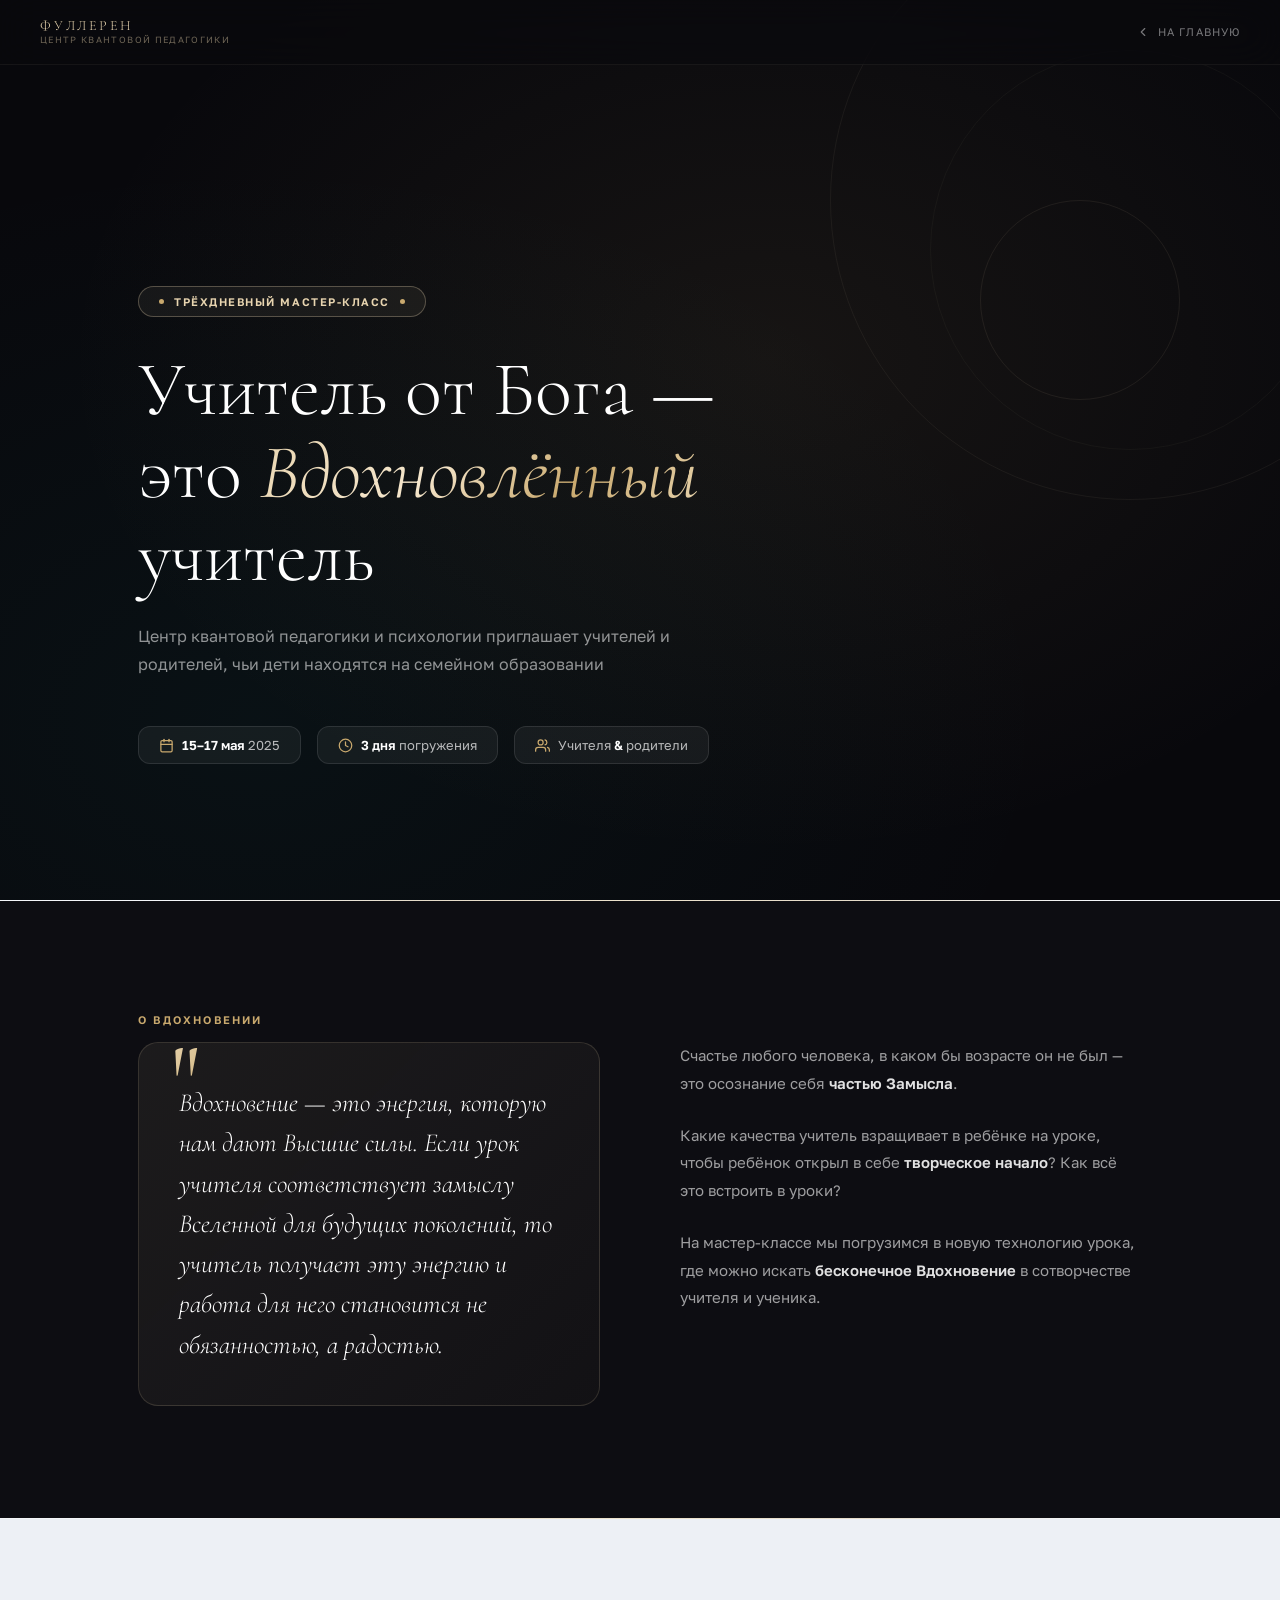
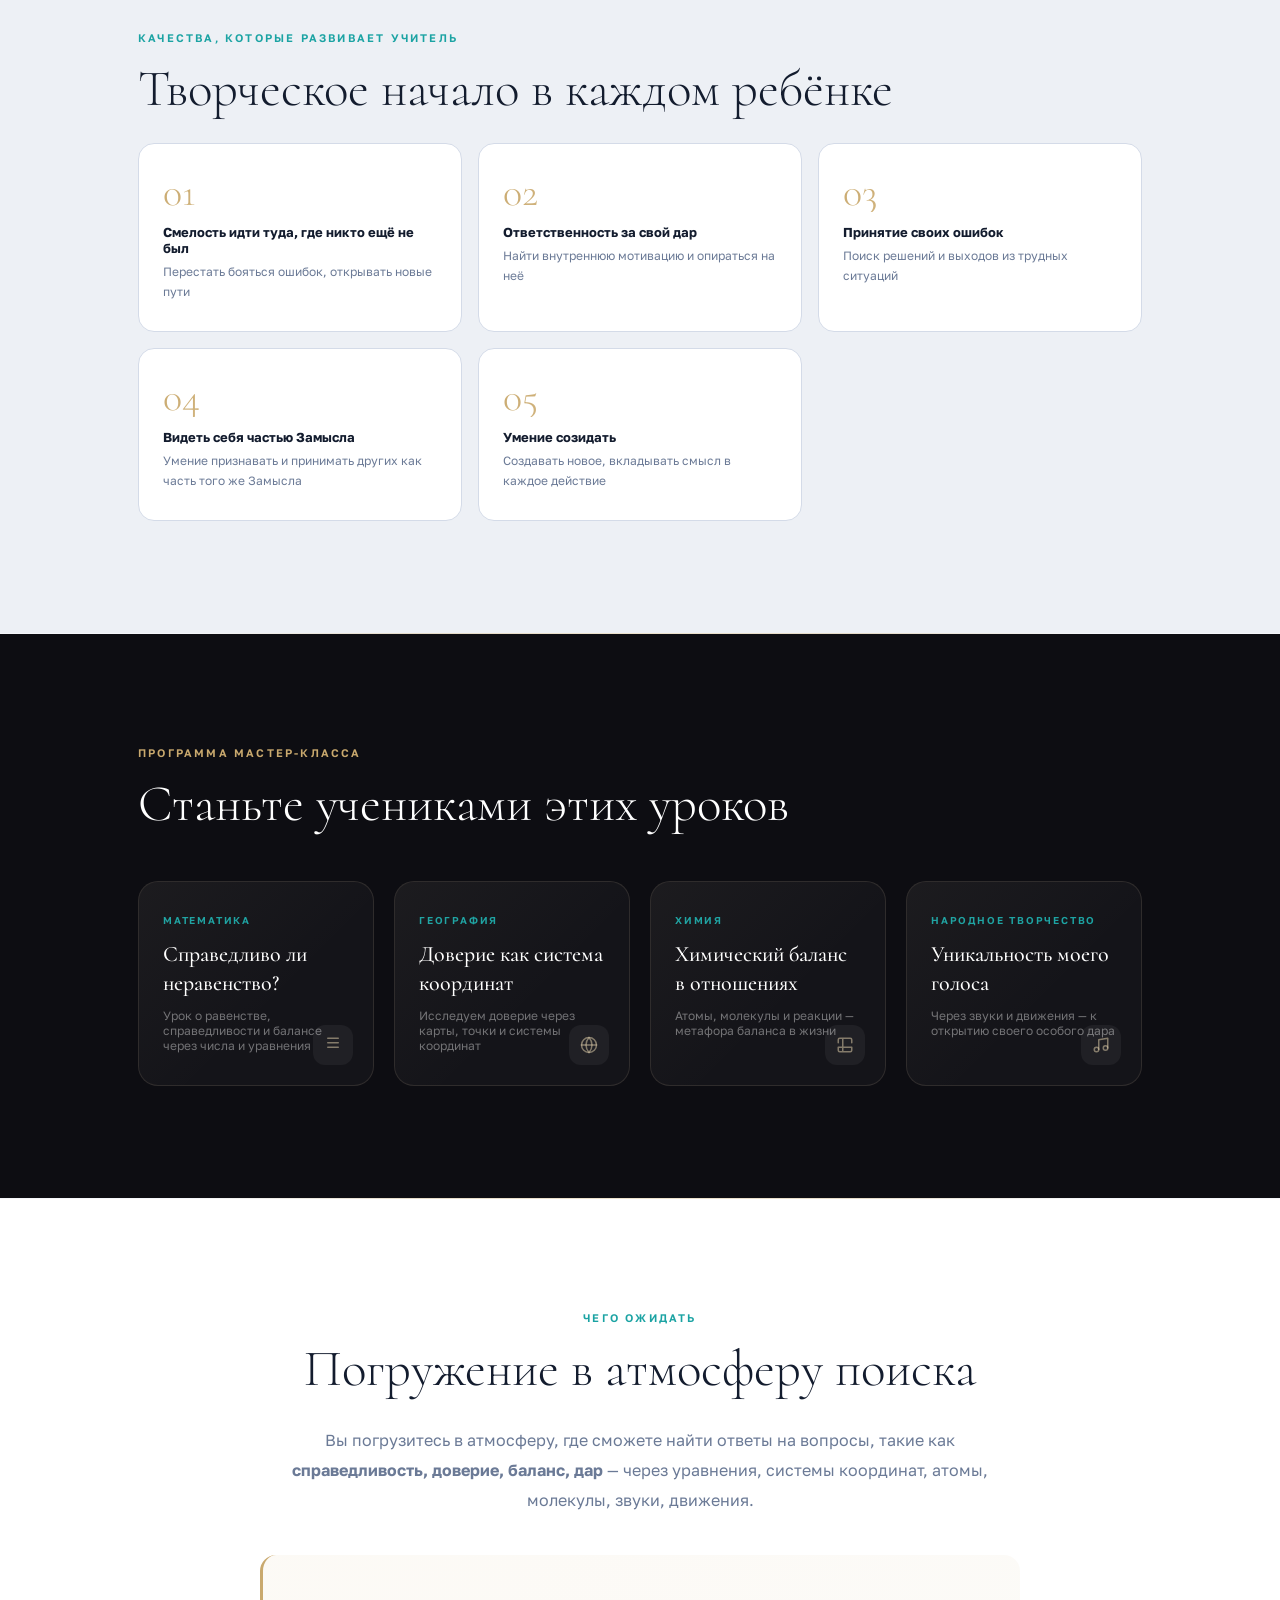
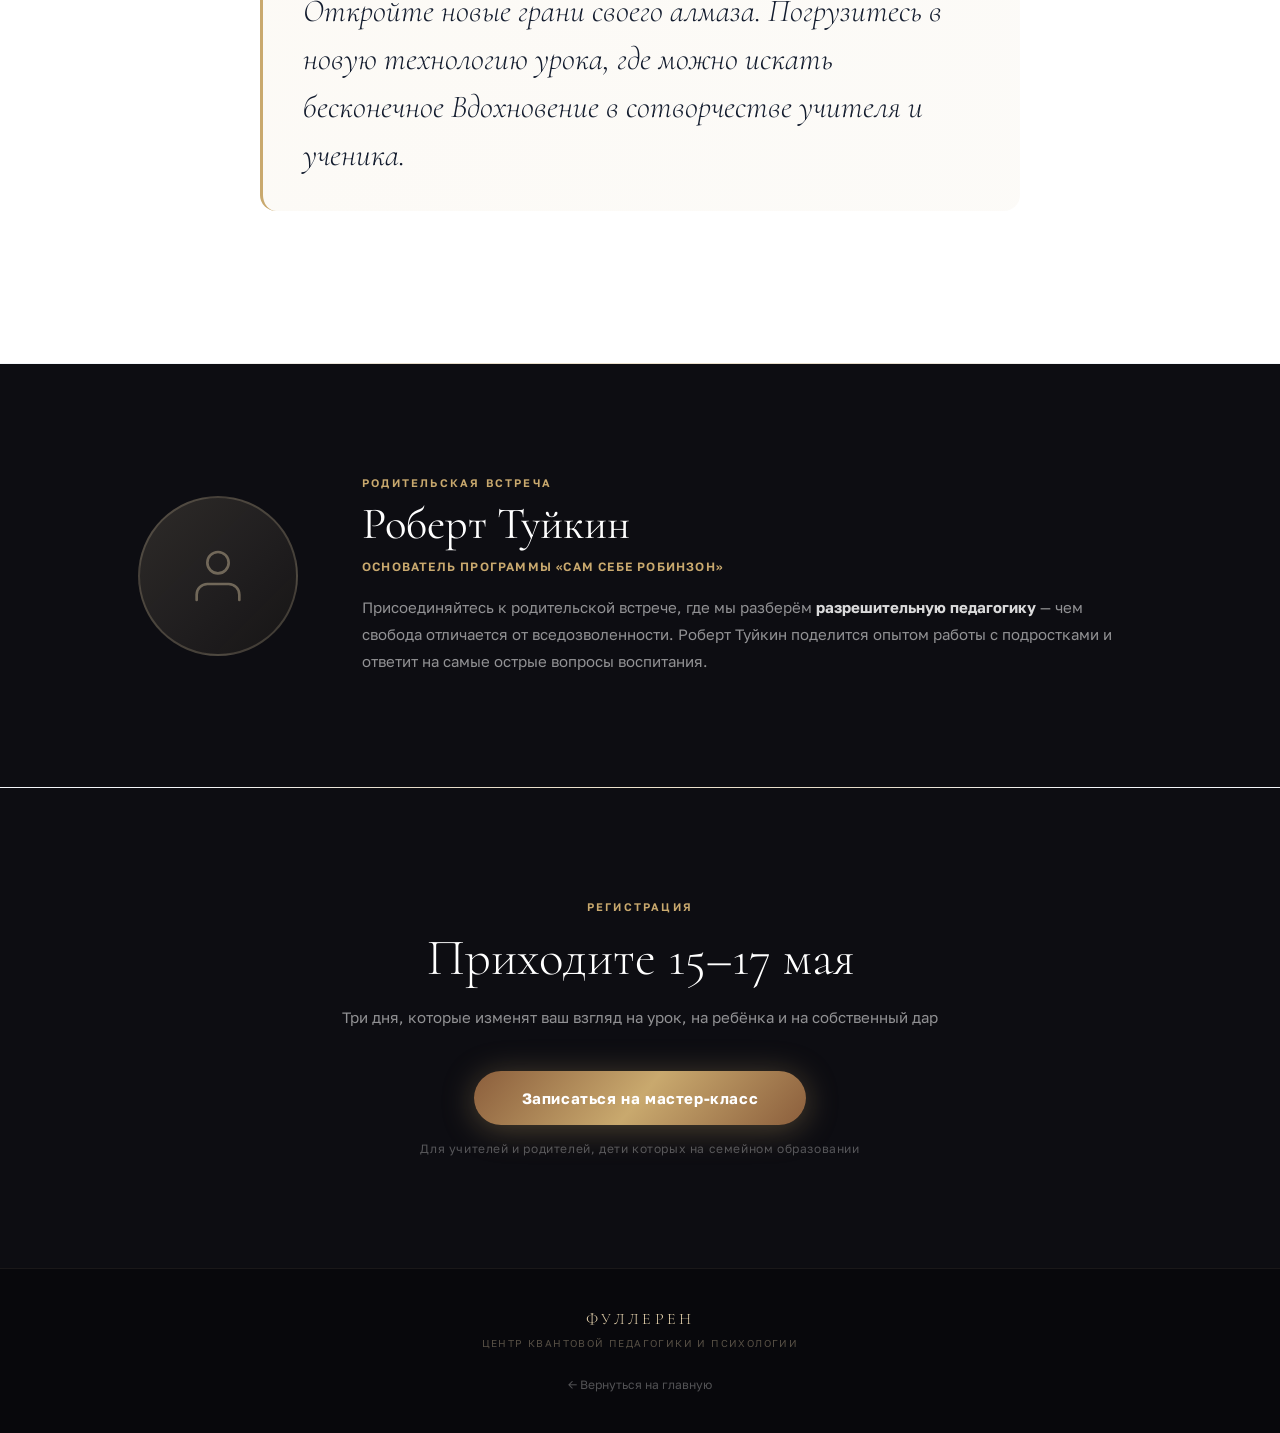
<file: public/trening.html>
<!DOCTYPE html>
<html lang="ru">
<head>
  <meta charset="UTF-8"/>
  <meta name="viewport" content="width=device-width, initial-scale=1.0"/>
  <title>Трёхдневный мастер-класс — Центр квантовой педагогики и психологии Фуллерен</title>
  <meta name="description" content="Трёхдневный мастер-класс для учителей и родителей. 15–17 мая. Центр квантовой педагогики и психологии Фуллерен."/>
  <link rel="icon" type="image/png" href="/images/shared/favicon.png">
  <link rel="preconnect" href="https://fonts.googleapis.com">
  <link rel="preconnect" href="https://fonts.gstatic.com" crossorigin>
  <link href="https://fonts.googleapis.com/css2?family=Cormorant:ital,wght@0,300;0,400;0,500;0,600;0,700;1,300;1,400&family=Golos+Text:wght@400;500;600;700;900&display=swap" rel="stylesheet">
  <style>
    *, *::before, *::after { box-sizing: border-box; margin: 0; padding: 0; }

    :root {
      --bg: #f4f6f9;
      --fg: #131c2e;
      --muted: #6b7a96;
      --border: #d4dbe8;
      --section-alt: #edf0f5;
      --teal: #1ba3a3;
      --blue: #1a5fb4;
      --gold1: #e8d5b0;
      --gold2: #c9a96e;
      --gold3: #f5e6cc;
    }

    html { scroll-behavior: smooth; }

    body {
      font-family: "Golos Text", sans-serif;
      background: var(--bg);
      color: var(--fg);
      overflow-x: hidden;
    }

    h1, h2, h3, h4 { font-family: "Cormorant", serif; }

    .container {
      width: 100%;
      max-width: 1100px;
      margin: 0 auto;
      padding: 0 24px;
    }
    @media (min-width: 768px) { .container { padding: 0 48px; } }

    /* ── NAV ── */
    nav {
      position: fixed;
      top: 0; left: 0; right: 0;
      z-index: 50;
      display: flex;
      align-items: center;
      justify-content: space-between;
      padding: 18px 40px;
      background: rgba(10,10,14,0.55);
      backdrop-filter: blur(20px);
      border-bottom: 1px solid rgba(232,213,176,0.06);
      transition: all 0.5s ease;
    }
    nav.scrolled {
      padding: 10px 40px;
      background: rgba(10,10,14,0.96);
      border-bottom: 1px solid rgba(232,213,176,0.12);
    }
    .nav-logo { display: flex; align-items: center; gap: 12px; cursor: pointer; text-decoration: none; }
    .nav-logo-text { line-height: 1.2; }
    .nav-logo-name {
      font-family: "Cormorant", serif;
      font-weight: 300;
      letter-spacing: 0.2em;
      text-transform: uppercase;
      font-size: 14px;
      color: rgb(232,213,176);
    }
    .nav-logo-sub {
      font-family: "Golos Text", sans-serif;
      font-size: 9px;
      letter-spacing: 0.15em;
      text-transform: uppercase;
      color: rgba(232,213,176,0.45);
    }
    .nav-back {
      font-family: "Golos Text", sans-serif;
      font-size: 11px;
      letter-spacing: 0.1em;
      text-transform: uppercase;
      color: rgba(255,255,255,0.45);
      text-decoration: none;
      display: flex;
      align-items: center;
      gap: 8px;
      transition: color 0.3s;
    }
    .nav-back:hover { color: rgb(232,213,176); }
    .nav-back svg { width: 14px; height: 14px; fill: none; stroke: currentColor; stroke-width: 2; stroke-linecap: round; stroke-linejoin: round; }

    /* ── HERO ── */
    .hero {
      position: relative;
      min-height: 100vh;
      display: flex;
      align-items: flex-end;
      overflow: hidden;
      background: #08080c;
    }
    .hero-bg {
      position: absolute;
      inset: 0;
      background: radial-gradient(ellipse at 60% 40%, rgba(201,169,110,0.08) 0%, transparent 65%),
                  radial-gradient(ellipse at 20% 80%, rgba(27,163,163,0.06) 0%, transparent 55%),
                  #08080c;
    }
    .hero-decor {
      position: absolute;
      inset: 0;
      overflow: hidden;
      pointer-events: none;
    }
    .hero-decor-circle {
      position: absolute;
      border-radius: 50%;
      border: 1px solid rgba(232,213,176,0.06);
    }
    .hero-decor-circle:nth-child(1) { width: 600px; height: 600px; top: -100px; right: -150px; }
    .hero-decor-circle:nth-child(2) { width: 400px; height: 400px; top: 50px; right: -50px; border-color: rgba(232,213,176,0.04); }
    .hero-decor-circle:nth-child(3) { width: 200px; height: 200px; top: 200px; right: 100px; border-color: rgba(232,213,176,0.08); }

    .hero-content {
      position: relative;
      z-index: 10;
      padding: 140px 0 80px;
      width: 100%;
    }
    .hero-eyebrow {
      display: inline-flex;
      align-items: center;
      gap: 10px;
      margin-bottom: 32px;
      padding: 8px 20px;
      border-radius: 999px;
      font-family: "Golos Text", sans-serif;
      font-size: 11px;
      font-weight: 600;
      letter-spacing: 0.14em;
      text-transform: uppercase;
      border: 1.5px solid rgba(232,213,176,0.3);
      color: rgb(232,213,176);
      background: rgba(232,213,176,0.06);
      animation: fadeUp 0.8s ease forwards;
    }
    .hero-eyebrow .dot {
      width: 5px; height: 5px;
      border-radius: 50%;
      background: var(--gold2);
      flex-shrink: 0;
    }
    .hero-title {
      font-family: "Cormorant", serif;
      font-weight: 300;
      line-height: 1.08;
      color: #fff;
      font-size: clamp(2.8rem, 6vw, 5.5rem);
      max-width: 800px;
      margin-bottom: 24px;
      animation: fadeUp 0.8s 0.1s ease forwards;
      opacity: 0;
    }
    .hero-title em {
      font-style: italic;
      background: linear-gradient(130deg, #e8d5b0 0%, #f5e6cc 40%, #c9a96e 70%, #e8d5b0 100%);
      -webkit-background-clip: text;
      -webkit-text-fill-color: transparent;
      background-clip: text;
    }
    .hero-subtitle {
      font-family: "Golos Text", sans-serif;
      font-size: 16px;
      line-height: 1.75;
      color: rgba(255,255,255,0.55);
      max-width: 580px;
      margin-bottom: 48px;
      animation: fadeUp 0.8s 0.2s ease forwards;
      opacity: 0;
    }
    .hero-date-row {
      display: flex;
      flex-wrap: wrap;
      gap: 16px;
      animation: fadeUp 0.8s 0.3s ease forwards;
      opacity: 0;
      margin-bottom: 56px;
    }
    .hero-badge-item {
      display: flex;
      align-items: center;
      gap: 8px;
      padding: 10px 20px;
      border-radius: 12px;
      background: rgba(255,255,255,0.05);
      border: 1px solid rgba(255,255,255,0.1);
    }
    .hero-badge-item svg { width: 15px; height: 15px; fill: none; stroke: var(--gold2); stroke-width: 2; stroke-linecap: round; stroke-linejoin: round; flex-shrink: 0; }
    .hero-badge-item span { font-family: "Golos Text", sans-serif; font-size: 13px; color: rgba(255,255,255,0.7); }
    .hero-badge-item strong { color: #fff; font-weight: 600; }

    /* ── DIVIDER ── */
    .divider {
      display: flex;
      align-items: center;
      justify-content: center;
      padding: 0;
    }
    .divider-line {
      height: 1px;
      width: 100%;
      max-width: 900px;
      margin: 0 48px;
      background: linear-gradient(90deg, transparent, rgba(201,169,110,0.35), rgba(232,213,176,0.6), rgba(201,169,110,0.35), transparent);
    }

    /* ── SECTION ── */
    .section { padding: 80px 0; }
    @media (min-width: 768px) { .section { padding: 112px 0; } }
    .section-alt { background: var(--section-alt); }
    .section-white { background: #fff; }
    .section-dark { background: #0d0d12; }

    .section-label {
      font-family: "Golos Text", sans-serif;
      font-size: 11px;
      font-weight: 600;
      letter-spacing: 0.2em;
      text-transform: uppercase;
      color: var(--teal);
      margin-bottom: 16px;
    }
    .section-label-gold {
      font-family: "Golos Text", sans-serif;
      font-size: 11px;
      font-weight: 600;
      letter-spacing: 0.2em;
      text-transform: uppercase;
      color: var(--gold2);
      margin-bottom: 16px;
    }
    .section-title {
      font-family: "Cormorant", serif;
      font-weight: 300;
      font-size: clamp(2rem, 4vw, 3.4rem);
      line-height: 1.15;
      margin-bottom: 24px;
      color: var(--fg);
    }
    .section-title-light {
      font-family: "Cormorant", serif;
      font-weight: 300;
      font-size: clamp(2rem, 4vw, 3.4rem);
      line-height: 1.15;
      margin-bottom: 24px;
      color: #fff;
    }
    .section-text {
      font-family: "Golos Text", sans-serif;
      font-size: 15px;
      line-height: 1.8;
      color: var(--muted);
    }
    .section-text-light {
      font-family: "Golos Text", sans-serif;
      font-size: 15px;
      line-height: 1.8;
      color: rgba(255,255,255,0.55);
    }

    /* ── PHILOSOPHY BLOCK ── */
    .philosophy-wrap {
      display: grid;
      grid-template-columns: 1fr;
      gap: 48px;
      align-items: start;
    }
    @media (min-width: 900px) {
      .philosophy-wrap { grid-template-columns: 1fr 1fr; gap: 80px; }
    }

    .philosophy-quote {
      position: relative;
      padding: 40px;
      border-radius: 20px;
      background: linear-gradient(135deg, rgba(232,213,176,0.07) 0%, rgba(201,169,110,0.03) 100%);
      border: 1px solid rgba(232,213,176,0.15);
    }
    .philosophy-quote::before {
      content: '"';
      position: absolute;
      top: -12px;
      left: 32px;
      font-family: "Cormorant", serif;
      font-size: 100px;
      line-height: 1;
      background: linear-gradient(130deg, #e8d5b0 0%, #c9a96e 100%);
      -webkit-background-clip: text;
      -webkit-text-fill-color: transparent;
      background-clip: text;
    }
    .philosophy-quote p {
      font-family: "Cormorant", serif;
      font-size: clamp(20px, 2.5vw, 26px);
      font-weight: 300;
      line-height: 1.55;
      color: #fff;
      font-style: italic;
    }

    .philosophy-right {}
    .philosophy-right p {
      font-family: "Golos Text", sans-serif;
      font-size: 15px;
      line-height: 1.85;
      color: rgba(255,255,255,0.6);
      margin-bottom: 24px;
    }
    .philosophy-right p:last-child { margin-bottom: 0; }
    .philosophy-right strong {
      color: rgba(255,255,255,0.88);
      font-weight: 600;
    }

    /* ── QUALITIES ── */
    .qualities-grid {
      display: grid;
      grid-template-columns: 1fr;
      gap: 16px;
    }
    @media (min-width: 600px) { .qualities-grid { grid-template-columns: 1fr 1fr; } }
    @media (min-width: 900px) { .qualities-grid { grid-template-columns: 1fr 1fr 1fr; } }

    .quality-card {
      padding: 28px 24px;
      border-radius: 16px;
      background: #fff;
      border: 1.5px solid var(--border);
      transition: transform 0.3s, box-shadow 0.3s;
    }
    .quality-card:hover {
      transform: translateY(-4px);
      box-shadow: 0 12px 40px rgba(0,0,0,0.08);
    }
    .quality-num {
      font-family: "Cormorant", serif;
      font-size: 40px;
      font-weight: 300;
      line-height: 1;
      margin-bottom: 12px;
      background: linear-gradient(135deg, var(--gold2), var(--gold1));
      -webkit-background-clip: text;
      -webkit-text-fill-color: transparent;
      background-clip: text;
    }
    .quality-title {
      font-family: "Golos Text", sans-serif;
      font-size: 13px;
      font-weight: 700;
      color: var(--fg);
      margin-bottom: 6px;
    }
    .quality-desc {
      font-family: "Golos Text", sans-serif;
      font-size: 12px;
      line-height: 1.7;
      color: var(--muted);
    }

    /* ── LESSONS ── */
    .lessons-grid {
      display: grid;
      grid-template-columns: 1fr;
      gap: 20px;
    }
    @media (min-width: 640px) { .lessons-grid { grid-template-columns: 1fr 1fr; } }
    @media (min-width: 1024px) { .lessons-grid { grid-template-columns: repeat(4, 1fr); } }

    .lesson-card {
      position: relative;
      padding: 32px 24px;
      border-radius: 20px;
      background: rgba(255,255,255,0.03);
      border: 1.5px solid rgba(232,213,176,0.12);
      overflow: hidden;
      transition: border-color 0.3s, transform 0.3s;
    }
    .lesson-card:hover {
      border-color: rgba(232,213,176,0.3);
      transform: translateY(-4px);
    }
    .lesson-card::before {
      content: '';
      position: absolute;
      inset: 0;
      background: linear-gradient(135deg, rgba(232,213,176,0.04) 0%, transparent 60%);
      pointer-events: none;
    }
    .lesson-subject {
      font-family: "Golos Text", sans-serif;
      font-size: 10px;
      font-weight: 600;
      letter-spacing: 0.18em;
      text-transform: uppercase;
      color: var(--teal);
      margin-bottom: 14px;
    }
    .lesson-title {
      font-family: "Cormorant", serif;
      font-size: 22px;
      font-weight: 500;
      line-height: 1.3;
      color: #fff;
      margin-bottom: 10px;
    }
    .lesson-subtitle {
      font-family: "Golos Text", sans-serif;
      font-size: 12px;
      color: rgba(255,255,255,0.4);
    }
    .lesson-icon {
      position: absolute;
      bottom: 20px;
      right: 20px;
      width: 40px;
      height: 40px;
      border-radius: 12px;
      background: rgba(255,255,255,0.05);
      display: flex;
      align-items: center;
      justify-content: center;
    }
    .lesson-icon svg { width: 18px; height: 18px; fill: none; stroke: rgba(232,213,176,0.5); stroke-width: 2; stroke-linecap: round; stroke-linejoin: round; }

    /* ── IMMERSION ── */
    .immersion-wrap {
      max-width: 760px;
      margin: 0 auto;
      text-align: center;
    }
    .immersion-wrap .section-title { margin-bottom: 0; }
    .immersion-text {
      font-family: "Golos Text", sans-serif;
      font-size: 16px;
      line-height: 1.85;
      color: var(--muted);
      margin: 28px 0;
    }
    .immersion-highlight {
      font-family: "Cormorant", serif;
      font-size: clamp(22px, 3.5vw, 32px);
      font-weight: 300;
      font-style: italic;
      line-height: 1.5;
      color: var(--fg);
      padding: 32px 40px;
      border-radius: 16px;
      background: linear-gradient(135deg, rgba(232,213,176,0.12) 0%, rgba(201,169,110,0.05) 100%);
      border-left: 3px solid var(--gold2);
      text-align: left;
      margin: 40px 0;
    }

    /* ── ROBERT ── */
    .robert-wrap {
      display: grid;
      grid-template-columns: 1fr;
      gap: 48px;
      align-items: center;
    }
    @media (min-width: 768px) { .robert-wrap { grid-template-columns: auto 1fr; gap: 64px; } }

    .robert-avatar {
      width: 160px;
      height: 160px;
      border-radius: 50%;
      background: linear-gradient(135deg, rgba(232,213,176,0.15), rgba(201,169,110,0.05));
      border: 2px solid rgba(232,213,176,0.2);
      display: flex;
      align-items: center;
      justify-content: center;
      flex-shrink: 0;
      margin: 0 auto;
    }
    @media (min-width: 768px) { .robert-avatar { margin: 0; } }
    .robert-avatar svg { width: 64px; height: 64px; fill: none; stroke: rgba(232,213,176,0.4); stroke-width: 1; stroke-linecap: round; stroke-linejoin: round; }

    .robert-text .section-label-gold { margin-bottom: 8px; }
    .robert-name {
      font-family: "Cormorant", serif;
      font-size: clamp(1.8rem, 3.5vw, 2.8rem);
      font-weight: 400;
      color: #fff;
      margin-bottom: 8px;
    }
    .robert-program {
      font-family: "Golos Text", sans-serif;
      font-size: 12px;
      font-weight: 600;
      letter-spacing: 0.1em;
      text-transform: uppercase;
      color: var(--gold2);
      margin-bottom: 20px;
    }
    .robert-desc {
      font-family: "Golos Text", sans-serif;
      font-size: 15px;
      line-height: 1.8;
      color: rgba(255,255,255,0.55);
    }

    /* ── CTA ── */
    .cta-wrap {
      text-align: center;
      max-width: 640px;
      margin: 0 auto;
    }
    .cta-btn {
      display: inline-block;
      padding: 18px 48px;
      border-radius: 999px;
      font-family: "Golos Text", sans-serif;
      font-weight: 700;
      font-size: 15px;
      background: linear-gradient(130deg, #8B5E3C 0%, #c9a96e 50%, #8B5E3C 100%);
      color: #fff;
      text-decoration: none;
      box-shadow: 0 4px 32px rgba(201,169,110,0.35);
      transition: opacity 0.3s, transform 0.3s;
      letter-spacing: 0.04em;
    }
    .cta-btn:hover { opacity: 0.85; transform: scale(1.03); }
    .cta-note {
      font-family: "Golos Text", sans-serif;
      font-size: 12px;
      color: rgba(255,255,255,0.3);
      margin-top: 16px;
      letter-spacing: 0.05em;
    }

    /* ── FOOTER ── */
    footer {
      background: #08080c;
      border-top: 1px solid rgba(232,213,176,0.08);
      padding: 40px 0;
      text-align: center;
    }
    .footer-logo-name {
      font-family: "Cormorant", serif;
      font-weight: 300;
      letter-spacing: 0.2em;
      text-transform: uppercase;
      font-size: 16px;
      color: rgb(232,213,176);
      margin-bottom: 8px;
    }
    .footer-logo-sub {
      font-family: "Golos Text", sans-serif;
      font-size: 10px;
      letter-spacing: 0.14em;
      text-transform: uppercase;
      color: rgba(232,213,176,0.35);
      margin-bottom: 24px;
    }
    .footer-link {
      font-family: "Golos Text", sans-serif;
      font-size: 12px;
      color: rgba(255,255,255,0.3);
      text-decoration: none;
      transition: color 0.3s;
    }
    .footer-link:hover { color: rgb(232,213,176); }

    /* ── ANIMATIONS ── */
    @keyframes fadeUp {
      from { opacity: 0; transform: translateY(20px); }
      to   { opacity: 1; transform: translateY(0); }
    }
  </style>
</head>
<body>

<!-- NAV -->
<nav id="navbar">
  <a class="nav-logo" href="https://www.fullerenclub.ru/">
    <div class="nav-logo-text">
      <div class="nav-logo-name">Фуллерен</div>
      <div class="nav-logo-sub">Центр квантовой педагогики</div>
    </div>
  </a>
  <a class="nav-back" href="https://www.fullerenclub.ru/">
    <svg viewBox="0 0 24 24"><polyline points="15,18 9,12 15,6"/></svg>
    На главную
  </a>
</nav>

<!-- HERO -->
<section class="hero">
  <div class="hero-bg"></div>
  <div class="hero-decor">
    <div class="hero-decor-circle"></div>
    <div class="hero-decor-circle"></div>
    <div class="hero-decor-circle"></div>
  </div>
  <div class="container">
    <div class="hero-content">
      <div class="hero-eyebrow">
        <span class="dot"></span>
        Трёхдневный мастер-класс
        <span class="dot"></span>
      </div>
      <h1 class="hero-title">
        Учитель от Бога —<br>
        это <em>Вдохновлённый</em> учитель
      </h1>
      <p class="hero-subtitle">
        Центр квантовой педагогики и психологии приглашает учителей и родителей, чьи дети находятся на семейном образовании
      </p>
      <div class="hero-date-row">
        <div class="hero-badge-item">
          <svg viewBox="0 0 24 24"><rect x="3" y="4" width="18" height="18" rx="2"/><line x1="16" y1="2" x2="16" y2="6"/><line x1="8" y1="2" x2="8" y2="6"/><line x1="3" y1="10" x2="21" y2="10"/></svg>
          <span><strong>15–17 мая</strong> 2025</span>
        </div>
        <div class="hero-badge-item">
          <svg viewBox="0 0 24 24"><circle cx="12" cy="12" r="10"/><polyline points="12,6 12,12 16,14"/></svg>
          <span><strong>3 дня</strong> погружения</span>
        </div>
        <div class="hero-badge-item">
          <svg viewBox="0 0 24 24"><path d="M17 21v-2a4 4 0 0 0-4-4H5a4 4 0 0 0-4 4v2"/><circle cx="9" cy="7" r="4"/><path d="M23 21v-2a4 4 0 0 0-3-3.87"/><path d="M16 3.13a4 4 0 0 1 0 7.75"/></svg>
          <span>Учителя <strong>&amp;</strong> родители</span>
        </div>
      </div>
    </div>
  </div>
</section>

<div class="divider"><div class="divider-line"></div></div>

<!-- PHILOSOPHY -->
<section class="section section-dark">
  <div class="container">
    <div class="section-label-gold">О вдохновении</div>
    <div class="philosophy-wrap">
      <div class="philosophy-quote">
        <p>Вдохновение — это энергия, которую нам дают Высшие силы. Если урок учителя соответствует замыслу Вселенной для будущих поколений, то учитель получает эту энергию и работа для него становится не обязанностью, а радостью.</p>
      </div>
      <div class="philosophy-right">
        <p>Счастье любого человека, в каком бы возрасте он не был — это осознание себя <strong>частью Замысла</strong>.</p>
        <p>Какие качества учитель взращивает в ребёнке на уроке, чтобы ребёнок открыл в себе <strong>творческое начало</strong>? Как всё это встроить в уроки?</p>
        <p>На мастер-классе мы погрузимся в новую технологию урока, где можно искать <strong>бесконечное Вдохновение</strong> в сотворчестве учителя и ученика.</p>
      </div>
    </div>
  </div>
</section>

<div class="divider"><div class="divider-line"></div></div>

<!-- QUALITIES -->
<section class="section section-alt">
  <div class="container">
    <div class="section-label">Качества, которые развивает учитель</div>
    <h2 class="section-title">Творческое начало в каждом ребёнке</h2>
    <div class="qualities-grid">

      <div class="quality-card">
        <div class="quality-num">01</div>
        <div class="quality-title">Смелость идти туда, где никто ещё не был</div>
        <div class="quality-desc">Перестать бояться ошибок, открывать новые пути</div>
      </div>

      <div class="quality-card">
        <div class="quality-num">02</div>
        <div class="quality-title">Ответственность за свой дар</div>
        <div class="quality-desc">Найти внутреннюю мотивацию и опираться на неё</div>
      </div>

      <div class="quality-card">
        <div class="quality-num">03</div>
        <div class="quality-title">Принятие своих ошибок</div>
        <div class="quality-desc">Поиск решений и выходов из трудных ситуаций</div>
      </div>

      <div class="quality-card">
        <div class="quality-num">04</div>
        <div class="quality-title">Видеть себя частью Замысла</div>
        <div class="quality-desc">Умение признавать и принимать других как часть того же Замысла</div>
      </div>

      <div class="quality-card">
        <div class="quality-num">05</div>
        <div class="quality-title">Умение созидать</div>
        <div class="quality-desc">Создавать новое, вкладывать смысл в каждое действие</div>
      </div>

    </div>
  </div>
</section>

<div class="divider"><div class="divider-line"></div></div>

<!-- LESSONS -->
<section class="section section-dark">
  <div class="container">
    <div class="section-label-gold">Программа мастер-класса</div>
    <h2 class="section-title-light" style="margin-bottom: 48px;">Станьте учениками этих уроков</h2>
    <div class="lessons-grid">

      <div class="lesson-card">
        <div class="lesson-subject">Математика</div>
        <div class="lesson-title">Справедливо ли неравенство?</div>
        <div class="lesson-subtitle">Урок о равенстве, справедливости и балансе через числа и уравнения</div>
        <div class="lesson-icon">
          <svg viewBox="0 0 24 24"><line x1="5" y1="9" x2="19" y2="9"/><line x1="5" y1="15" x2="19" y2="15"/><polyline points="5,3 12,3 19,3"/></svg>
        </div>
      </div>

      <div class="lesson-card">
        <div class="lesson-subject">География</div>
        <div class="lesson-title">Доверие как система координат</div>
        <div class="lesson-subtitle">Исследуем доверие через карты, точки и системы координат</div>
        <div class="lesson-icon">
          <svg viewBox="0 0 24 24"><circle cx="12" cy="12" r="10"/><line x1="2" y1="12" x2="22" y2="12"/><path d="M12 2a15.3 15.3 0 0 1 4 10 15.3 15.3 0 0 1-4 10 15.3 15.3 0 0 1-4-10 15.3 15.3 0 0 1 4-10z"/></svg>
        </div>
      </div>

      <div class="lesson-card">
        <div class="lesson-subject">Химия</div>
        <div class="lesson-title">Химический баланс в отношениях</div>
        <div class="lesson-subtitle">Атомы, молекулы и реакции — метафора баланса в жизни</div>
        <div class="lesson-icon">
          <svg viewBox="0 0 24 24"><path d="M9 3H5a2 2 0 0 0-2 2v4m6-6h10a2 2 0 0 1 2 2v4M9 3v18m0 0h10a2 2 0 0 0 2-2v-4M9 21H5a2 2 0 0 1-2-2v-4m0 0h18"/></svg>
        </div>
      </div>

      <div class="lesson-card">
        <div class="lesson-subject">Народное творчество</div>
        <div class="lesson-title">Уникальность моего голоса</div>
        <div class="lesson-subtitle">Через звуки и движения — к открытию своего особого дара</div>
        <div class="lesson-icon">
          <svg viewBox="0 0 24 24"><path d="M9 18V5l12-2v13"/><circle cx="6" cy="18" r="3"/><circle cx="18" cy="16" r="3"/></svg>
        </div>
      </div>

    </div>
  </div>
</section>

<div class="divider"><div class="divider-line"></div></div>

<!-- IMMERSION -->
<section class="section section-white">
  <div class="container">
    <div class="immersion-wrap">
      <div class="section-label">Чего ожидать</div>
      <h2 class="section-title">Погружение в атмосферу поиска</h2>
      <p class="immersion-text">
        Вы погрузитесь в атмосферу, где сможете найти ответы на вопросы, такие как <strong>справедливость, доверие, баланс, дар</strong> — через уравнения, системы координат, атомы, молекулы, звуки, движения.
      </p>
      <div class="immersion-highlight">
        Откройте новые грани своего алмаза. Погрузитесь в новую технологию урока, где можно искать бесконечное Вдохновение в сотворчестве учителя и ученика.
      </div>
    </div>
  </div>
</section>

<div class="divider"><div class="divider-line"></div></div>

<!-- ROBERT -->
<section class="section section-dark">
  <div class="container">
    <div class="robert-wrap">
      <div class="robert-avatar">
        <svg viewBox="0 0 24 24"><path d="M20 21v-2a4 4 0 0 0-4-4H8a4 4 0 0 0-4 4v2"/><circle cx="12" cy="7" r="4"/></svg>
      </div>
      <div class="robert-text">
        <div class="section-label-gold">Родительская встреча</div>
        <div class="robert-name">Роберт Туйкин</div>
        <div class="robert-program">Основатель программы «Сам себе Робинзон»</div>
        <p class="robert-desc">
          Присоединяйтесь к родительской встрече, где мы разберём <strong style="color:rgba(255,255,255,0.85)">разрешительную педагогику</strong> — чем свобода отличается от вседозволенности. Роберт Туйкин поделится опытом работы с подростками и ответит на самые острые вопросы воспитания.
        </p>
      </div>
    </div>
  </div>
</section>

<div class="divider"><div class="divider-line"></div></div>

<!-- CTA -->
<section class="section section-dark">
  <div class="container">
    <div class="cta-wrap">
      <div class="section-label-gold" style="text-align:center;">Регистрация</div>
      <h2 class="section-title-light" style="margin-bottom:16px;">Приходите 15–17 мая</h2>
      <p class="section-text-light" style="margin-bottom:40px;">
        Три дня, которые изменят ваш взгляд на урок, на ребёнка и на собственный дар
      </p>
      <a href="https://www.fullerenclub.ru/" class="cta-btn">Записаться на мастер-класс</a>
      <div class="cta-note">Для учителей и родителей, дети которых на семейном образовании</div>
    </div>
  </div>
</section>

<!-- FOOTER -->
<footer>
  <div class="footer-logo-name">Фуллерен</div>
  <div class="footer-logo-sub">Центр квантовой педагогики и психологии</div>
  <a href="https://www.fullerenclub.ru/" class="footer-link">← Вернуться на главную</a>
</footer>

<script>
  window.addEventListener('scroll', function() {
    const nav = document.getElementById('navbar');
    if (window.scrollY > 40) nav.classList.add('scrolled');
    else nav.classList.remove('scrolled');
  });
</script>

</body>
</html>
</file>
